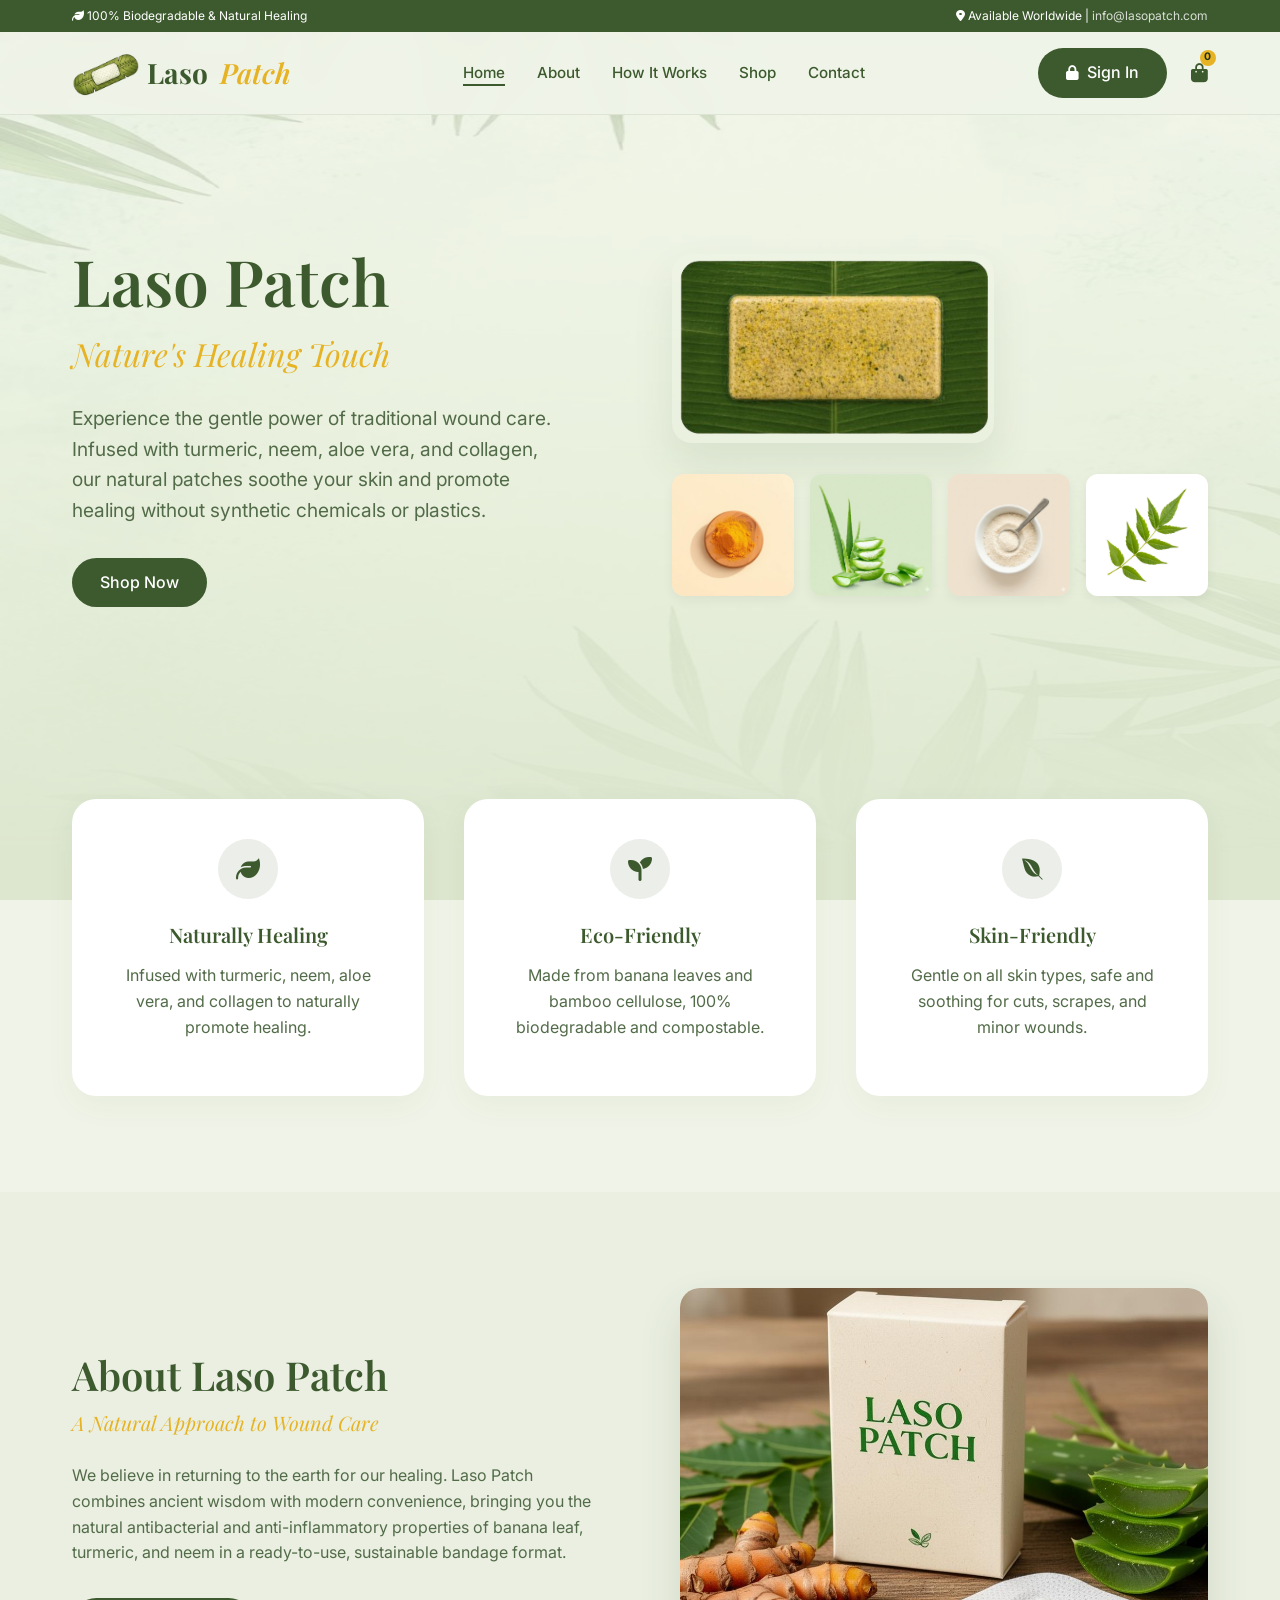
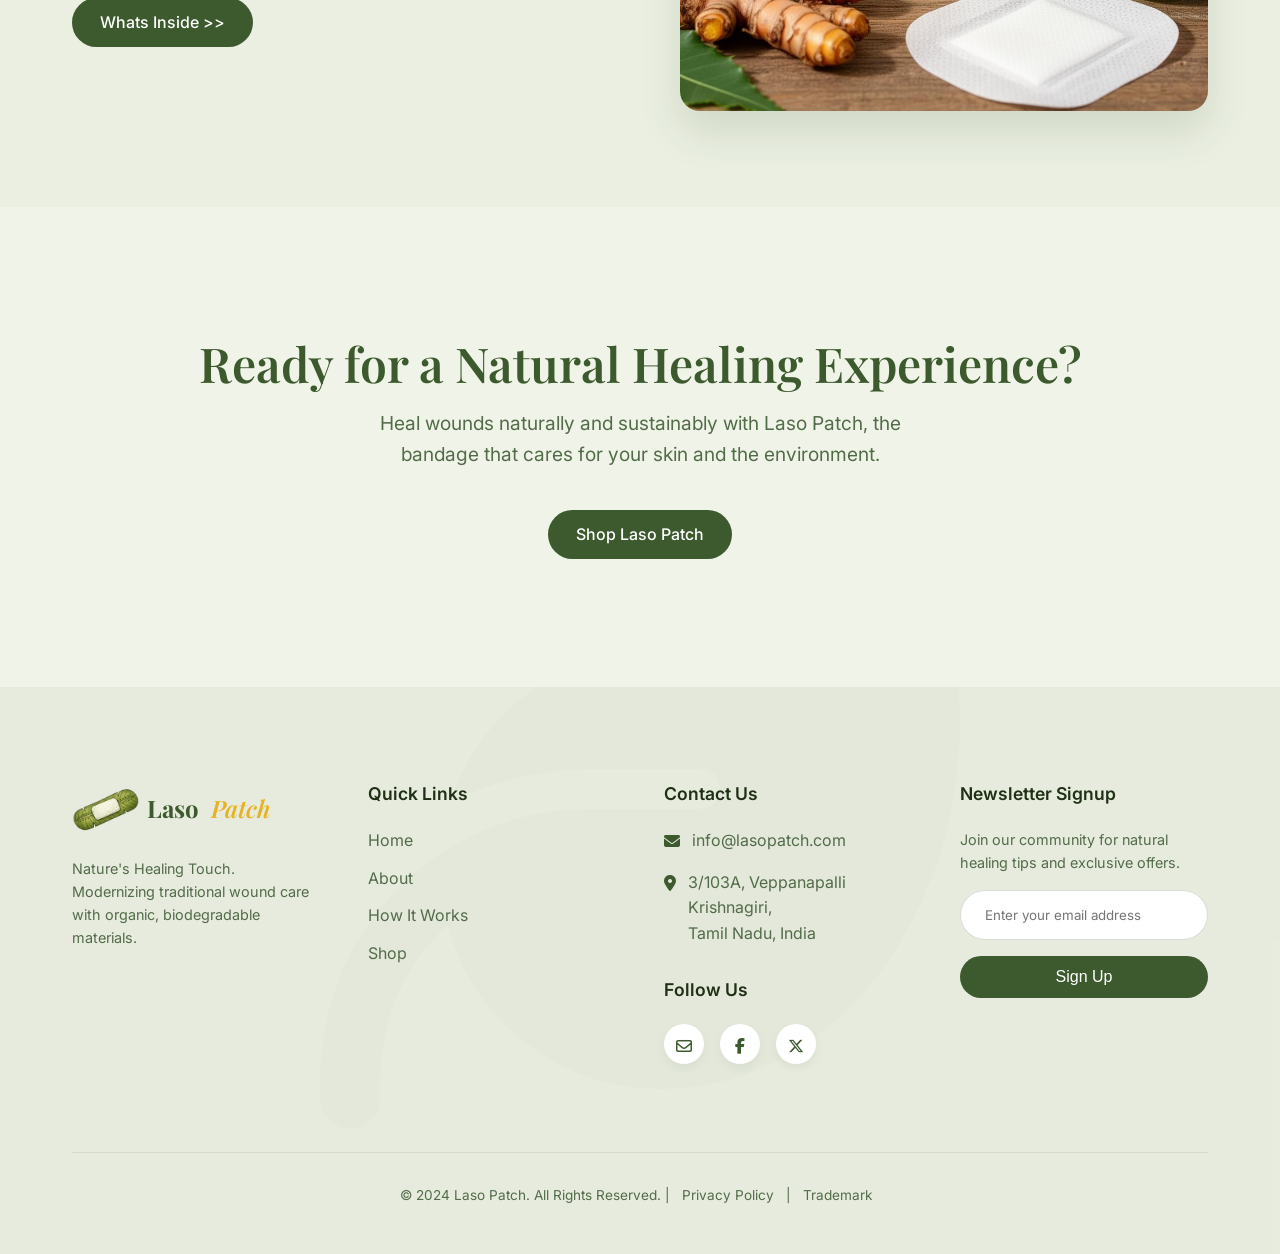
<file: index.html>
<!DOCTYPE html>
<html lang="en">
<head>
    <meta charset="UTF-8">
    <meta name="viewport" content="width=device-width, initial-scale=1.0">
    <title>Laso Patch | Nature's Healing Touch</title>
    <!-- CSS Stylesheet -->
    <link rel="stylesheet" href="style.css">
    <!-- FontAwesome for Icons -->
    <link rel="stylesheet" href="https://cdnjs.cloudflare.com/ajax/libs/font-awesome/6.4.0/css/all.min.css">
</head>
<body>

    <!-- Top Bar -->
    <div class="top-bar">
        <div class="container">
            <div><i class="fa-solid fa-leaf"></i> 100% Biodegradable & Natural Healing</div>
            <div><i class="fa-solid fa-location-dot"></i> Available Worldwide | <a href="mailto:info@lasopatch.com">info@lasopatch.com</a></div>
        </div>
    </div>

    <!-- Navigation Bar -->
    <nav class="navbar">
        <div class="container">
            <a href="index.html" class="logo"><img src="Untitled_design-removebg-preview.png" alt="Laso Patch Logo" class="logo-img"> Laso<span class="logo-patch">Patch</span></a>
            
            <ul class="nav-links">
                <li><a href="index.html" class="active">Home</a></li>
                <li><a href="about.html">About</a></li>
                <li><a href="how-it-works.html">How It Works</a></li>
                <li><a href="shop.html">Shop</a></li>
                <li><a href="contact.html">Contact</a></li>
            </ul>

            <div class="nav-actions">
                <a href="signin.html" class="btn btn-primary btn-sm">
                    <i class="fa-solid fa-lock"></i> Sign In
                </a>
                <a href="shop.html" class="cart-icon">
                    <i class="fa-solid fa-bag-shopping"></i>
                    <span class="cart-count">0</span>
                </a>
            </div>
        </div>
    </nav>

    <!-- Hero Section -->
    <section class="hero">
        <div class="container">
            <div class="hero-content">
                <h1>Laso Patch</h1>
                <p class="hero-subtitle">Nature's Healing Touch</p>
                 <p class="hero-text"> Experience the gentle power of traditional wound care. Infused with turmeric, neem, aloe vera, and collagen, our natural patches soothe your skin and promote healing without synthetic chemicals or plastics.</p>
                <a href="shop.html" class="btn btn-primary">Shop Now</a>
            </div>
            
            <div class="hero-image-wrapper">
                <img src="nnnnn-removebg-preview.png" alt="Laso Patch Banadage with Herbal Powder" class="hero-img-main">
                
                <div class="hero-ingredients">
                    <img src="turmeric.jpg" alt="Turmeric Powder">
                    <img src="aloe vera2.png" alt="Aloe Vera Leaves">
                    <img src="collagen3.png" alt="Collagen Powder Bowl">
                    <img src="neem.jpg" alt="Neem Leaves">
                </div>
            </div>
        </div>
    </section>

    <!-- Feature Cards Row -->
    <section class="features-section">
        <div class="container features-grid">
            <div class="feature-card">
                <div class="feature-icon">
                    <i class="fa-solid fa-leaf"></i>
                </div>
                <h3>Naturally Healing</h3>
                <p>Infused with turmeric, neem, aloe vera, and collagen to naturally promote healing.</p>
            </div>
            <div class="feature-card">
                <div class="feature-icon">
                    <i class="fa-solid fa-seedling"></i>
                </div>
                <h3>Eco-Friendly</h3>
                <p>Made from banana leaves and bamboo cellulose, 100% biodegradable and compostable.</p>
            </div>
            <div class="feature-card">
                <div class="feature-icon">
                    <i class="fa-brands fa-envira"></i>
                </div>
                <h3>Skin-Friendly</h3>
                <p>Gentle on all skin types, safe and soothing for cuts, scrapes, and minor wounds.</p>
            </div>
        </div>
    </section>

    <!-- About Section (Home) -->
    <section class="section about-section">
        <div class="container about-grid">
            <div class="about-content">
                <h2>About Laso Patch</h2>
                <p class="about-subtitle">A Natural Approach to Wound Care</p>
                <p class="m-b-2">We believe in returning to the earth for our healing. Laso Patch combines ancient wisdom with modern convenience, bringing you the natural antibacterial and anti-inflammatory properties of banana leaf, turmeric, and neem in a ready-to-use, sustainable bandage format.</p>
                <a href="about.html" class="btn btn-primary">Whats Inside >></a>
            </div>
            <div class="about-image">
                <img src="mockup1.jpg" alt="Laso Patch Box Lifestyle Shot">
            </div>
        </div>
    </section>

    <!-- CTA Banner -->
    <section class="cta-banner">
        <div class="container">
            <h2>Ready for a Natural Healing Experience?</h2>
            <p>Heal wounds naturally and sustainably with Laso Patch, the bandage that cares for your skin and the environment.</p>
            <a href="shop.html" class="btn btn-primary">Shop Laso Patch</a>
        </div>
    </section>

    <!-- Footer -->
    <footer class="footer">
        <div class="footer-watermark">
            <i class="fa-solid fa-leaf"></i>
        </div>
        <div class="container">
            <div class="footer-grid">
                <div class="footer-col">
                    <a href="index.html" class="logo m-b-2" style="font-size: 1.5rem; margin-bottom: 1.5rem; display: flex; align-items: center; gap: 0.5rem;"><img src="Untitled_design-removebg-preview.png" alt="Laso Patch Logo" class="logo-img"> Laso<span class="logo-patch">Patch</span></a>
                    <p style="font-size: 0.9rem;">Nature's Healing Touch. Modernizing traditional wound care with organic, biodegradable materials.</p>
                </div>
                <div class="footer-col">
                    <h4>Quick Links</h4>
                    <ul class="footer-links">
                        <li><a href="index.html">Home</a></li>
                        <li><a href="about.html">About</a></li>
                        <li><a href="how-it-works.html">How It Works</a></li>
                        <li><a href="shop.html">Shop</a></li>
                    </ul>
                </div>
                <div class="footer-col footer-contact">
                    <h4>Contact Us</h4>
                    <p><i class="fa-solid fa-envelope"></i> info@lasopatch.com</p>
                    <p><i class="fa-solid fa-location-dot"></i> 3/103A, Veppanapalli Krishnagiri,<br>Tamil Nadu, India</p>
                    
                    <h4 class="m-t-2">Follow Us</h4>
                    <div class="social-links">
                        <a href="#"><i class="fa-regular fa-envelope"></i></a>
                        <a href="#"><i class="fa-brands fa-facebook-f"></i></a>
                        <a href="#"><i class="fa-brands fa-x-twitter"></i></a>
                    </div>
                </div>
                <div class="footer-col">
                    <h4>Newsletter Signup</h4>
                    <p style="font-size: 0.9rem;">Join our community for natural healing tips and exclusive offers.</p>
                    <form class="newsletter-form">
                        <input type="email" placeholder="Enter your email address" required>
                        <button type="submit" class="btn btn-primary">Sign Up</button>
                    </form>
                </div>
            </div>
            
            <div class="footer-bottom">
                <p>&copy; 2024 Laso Patch. All Rights Reserved. | <a href="#">Privacy Policy</a> | <a href="#">Trademark</a></p>
            </div>
        </div>
    </footer>

    <script src="script.js"></script>
</body>
</html>
</file>
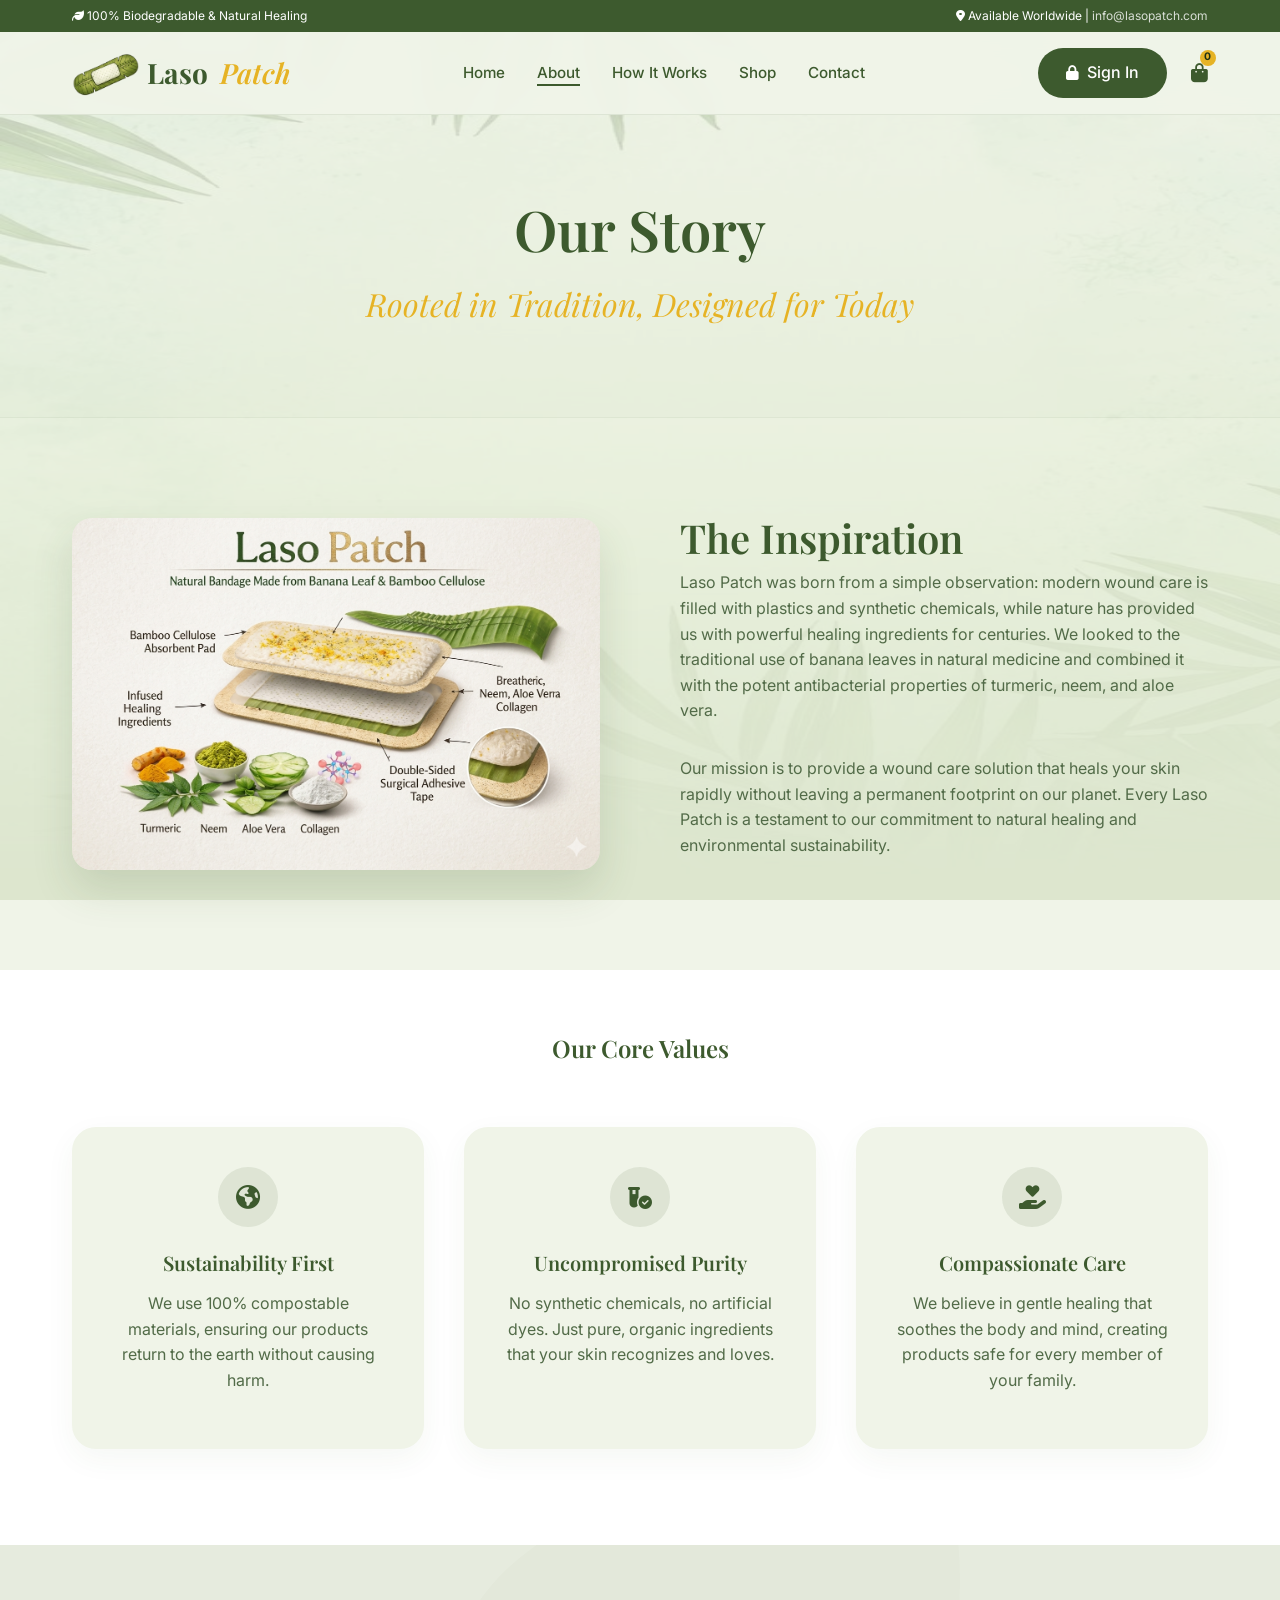
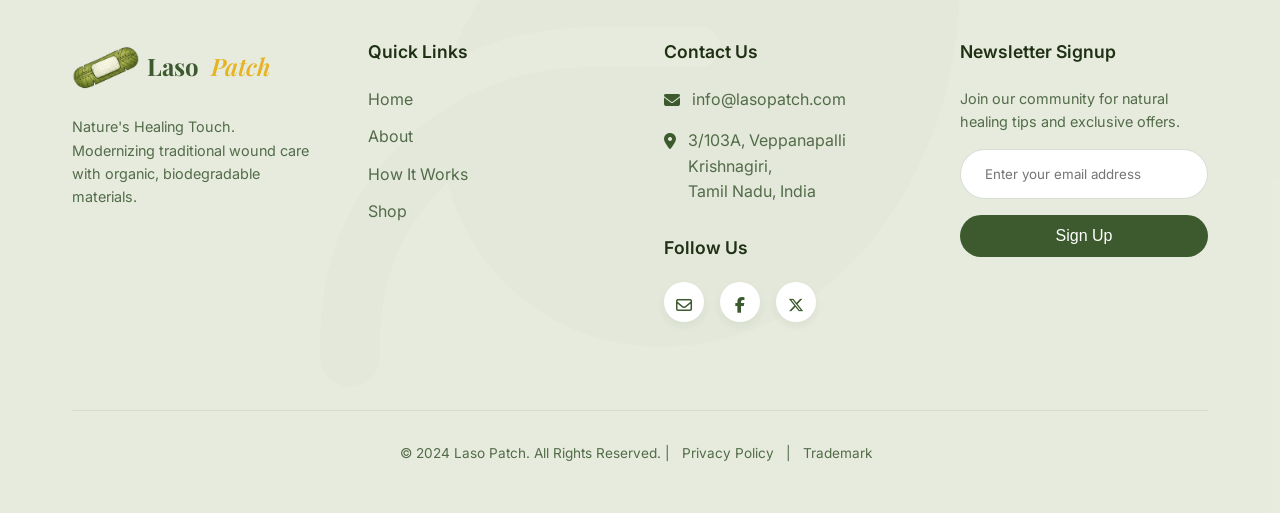
<file: about.html>
<!DOCTYPE html>
<html lang="en">
<head>
    <meta charset="UTF-8">
    <meta name="viewport" content="width=device-width, initial-scale=1.0">
    <title>About Us | Laso Patch</title>
    <link rel="stylesheet" href="style.css">
    <link rel="stylesheet" href="https://cdnjs.cloudflare.com/ajax/libs/font-awesome/6.4.0/css/all.min.css">
</head>
<body>

    <!-- Top Bar -->
    <div class="top-bar">
        <div class="container">
            <div><i class="fa-solid fa-leaf"></i> 100% Biodegradable & Natural Healing</div>
            <div><i class="fa-solid fa-location-dot"></i> Available Worldwide | <a href="mailto:info@lasopatch.com">info@lasopatch.com</a></div>
        </div>
    </div>

    <!-- Navigation Bar -->
    <nav class="navbar">
        <div class="container">
            <a href="index.html" class="logo"><img src="Untitled_design-removebg-preview.png" alt="Laso Patch Logo" class="logo-img"> Laso<span class="logo-patch">Patch</span></a>
            
            <ul class="nav-links">
                <li><a href="index.html">Home</a></li>
                <li><a href="about.html" class="active">About</a></li>
                <li><a href="how-it-works.html">How It Works</a></li>
                <li><a href="shop.html">Shop</a></li>
                <li><a href="contact.html">Contact</a></li>
            </ul>

            <div class="nav-actions">
                <a href="signin.html" class="btn btn-primary btn-sm">
                    <i class="fa-solid fa-lock"></i> Sign In
                </a>
                <a href="shop.html" class="cart-icon">
                    <i class="fa-solid fa-bag-shopping"></i>
                    <span class="cart-count">0</span>
                </a>
            </div>
        </div>
    </nav>

    <!-- Page Hero -->
    <div class="page-hero">
        <div class="container">
            <h1>Our Story</h1>
            <p class="hero-subtitle">Rooted in Tradition, Designed for Today</p>
        </div>
    </div>

    <!-- Our Story Content -->
    <section class="section">
        <div class="container about-grid">
            <div class="about-image">
                <img src="Gemini_Generated_Image_ck8y9jck8y9jck8y.png" alt="Laso Patch Origin Nature">
            </div>
            <div class="about-content">
                <h2>The Inspiration</h2>
                <p class="m-b-2">Laso Patch was born from a simple observation: modern wound care is filled with plastics and synthetic chemicals, while nature has provided us with powerful healing ingredients for centuries. We looked to the traditional use of banana leaves in natural medicine and combined it with the potent antibacterial properties of turmeric, neem, and aloe vera.</p>
                <p>Our mission is to provide a wound care solution that heals your skin rapidly without leaving a permanent footprint on our planet. Every Laso Patch is a testament to our commitment to natural healing and environmental sustainability.</p>
            </div>
        </div>
    </section>

    <!-- Values Section -->
    <section class="features-section" style="background-color: var(--white);">
        <div class="container text-center m-b-4">
            <h2>Our Core Values</h2>
        </div>
        <div class="container features-grid">
            <div class="feature-card" style="background-color: var(--bg-color);">
                <div class="feature-icon">
                    <i class="fa-solid fa-earth-americas"></i>
                </div>
                <h3>Sustainability First</h3>
                <p>We use 100% compostable materials, ensuring our products return to the earth without causing harm.</p>
            </div>
            <div class="feature-card" style="background-color: var(--bg-color);">
                <div class="feature-icon">
                    <i class="fa-solid fa-vial-circle-check"></i>
                </div>
                <h3>Uncompromised Purity</h3>
                <p>No synthetic chemicals, no artificial dyes. Just pure, organic ingredients that your skin recognizes and loves.</p>
            </div>
            <div class="feature-card" style="background-color: var(--bg-color);">
                <div class="feature-icon">
                    <i class="fa-solid fa-hand-holding-heart"></i>
                </div>
                <h3>Compassionate Care</h3>
                <p>We believe in gentle healing that soothes the body and mind, creating products safe for every member of your family.</p>
            </div>
        </div>
    </section>

    <!-- Footer -->
    <footer class="footer">
        <div class="footer-watermark">
            <i class="fa-solid fa-leaf"></i>
        </div>
        <div class="container">
            <div class="footer-grid">
                <div class="footer-col">
                    <a href="index.html" class="logo m-b-2" style="font-size: 1.5rem; margin-bottom: 1.5rem; display: flex; align-items: center; gap: 0.5rem;"><img src="Untitled_design-removebg-preview.png" alt="Laso Patch Logo" class="logo-img"> Laso<span class="logo-patch">Patch</span></a>
                    <p style="font-size: 0.9rem;">Nature's Healing Touch. Modernizing traditional wound care with organic, biodegradable materials.</p>
                </div>
                <div class="footer-col">
                    <h4>Quick Links</h4>
                    <ul class="footer-links">
                        <li><a href="index.html">Home</a></li>
                        <li><a href="about.html">About</a></li>
                        <li><a href="how-it-works.html">How It Works</a></li>
                        <li><a href="shop.html">Shop</a></li>
                    </ul>
                </div>
                <div class="footer-col footer-contact">
                    <h4>Contact Us</h4>
                    <p><i class="fa-solid fa-envelope"></i> info@lasopatch.com</p>
                    <p><i class="fa-solid fa-location-dot"></i> 3/103A, Veppanapalli Krishnagiri,<br>Tamil Nadu, India</p>
                    
                    <h4 class="m-t-2">Follow Us</h4>
                    <div class="social-links">
                        <a href="#"><i class="fa-regular fa-envelope"></i></a>
                        <a href="#"><i class="fa-brands fa-facebook-f"></i></a>
                        <a href="#"><i class="fa-brands fa-x-twitter"></i></a>
                    </div>
                </div>
                <div class="footer-col">
                    <h4>Newsletter Signup</h4>
                    <p style="font-size: 0.9rem;">Join our community for natural healing tips and exclusive offers.</p>
                    <form class="newsletter-form">
                        <input type="email" placeholder="Enter your email address" required>
                        <button type="submit" class="btn btn-primary">Sign Up</button>
                    </form>
                </div>
            </div>
            
            <div class="footer-bottom">
                <p>&copy; 2024 Laso Patch. All Rights Reserved. | <a href="#">Privacy Policy</a> | <a href="#">Trademark</a></p>
            </div>
        </div>
    </footer>

    <script src="script.js"></script>
</body>
</html>
</file>
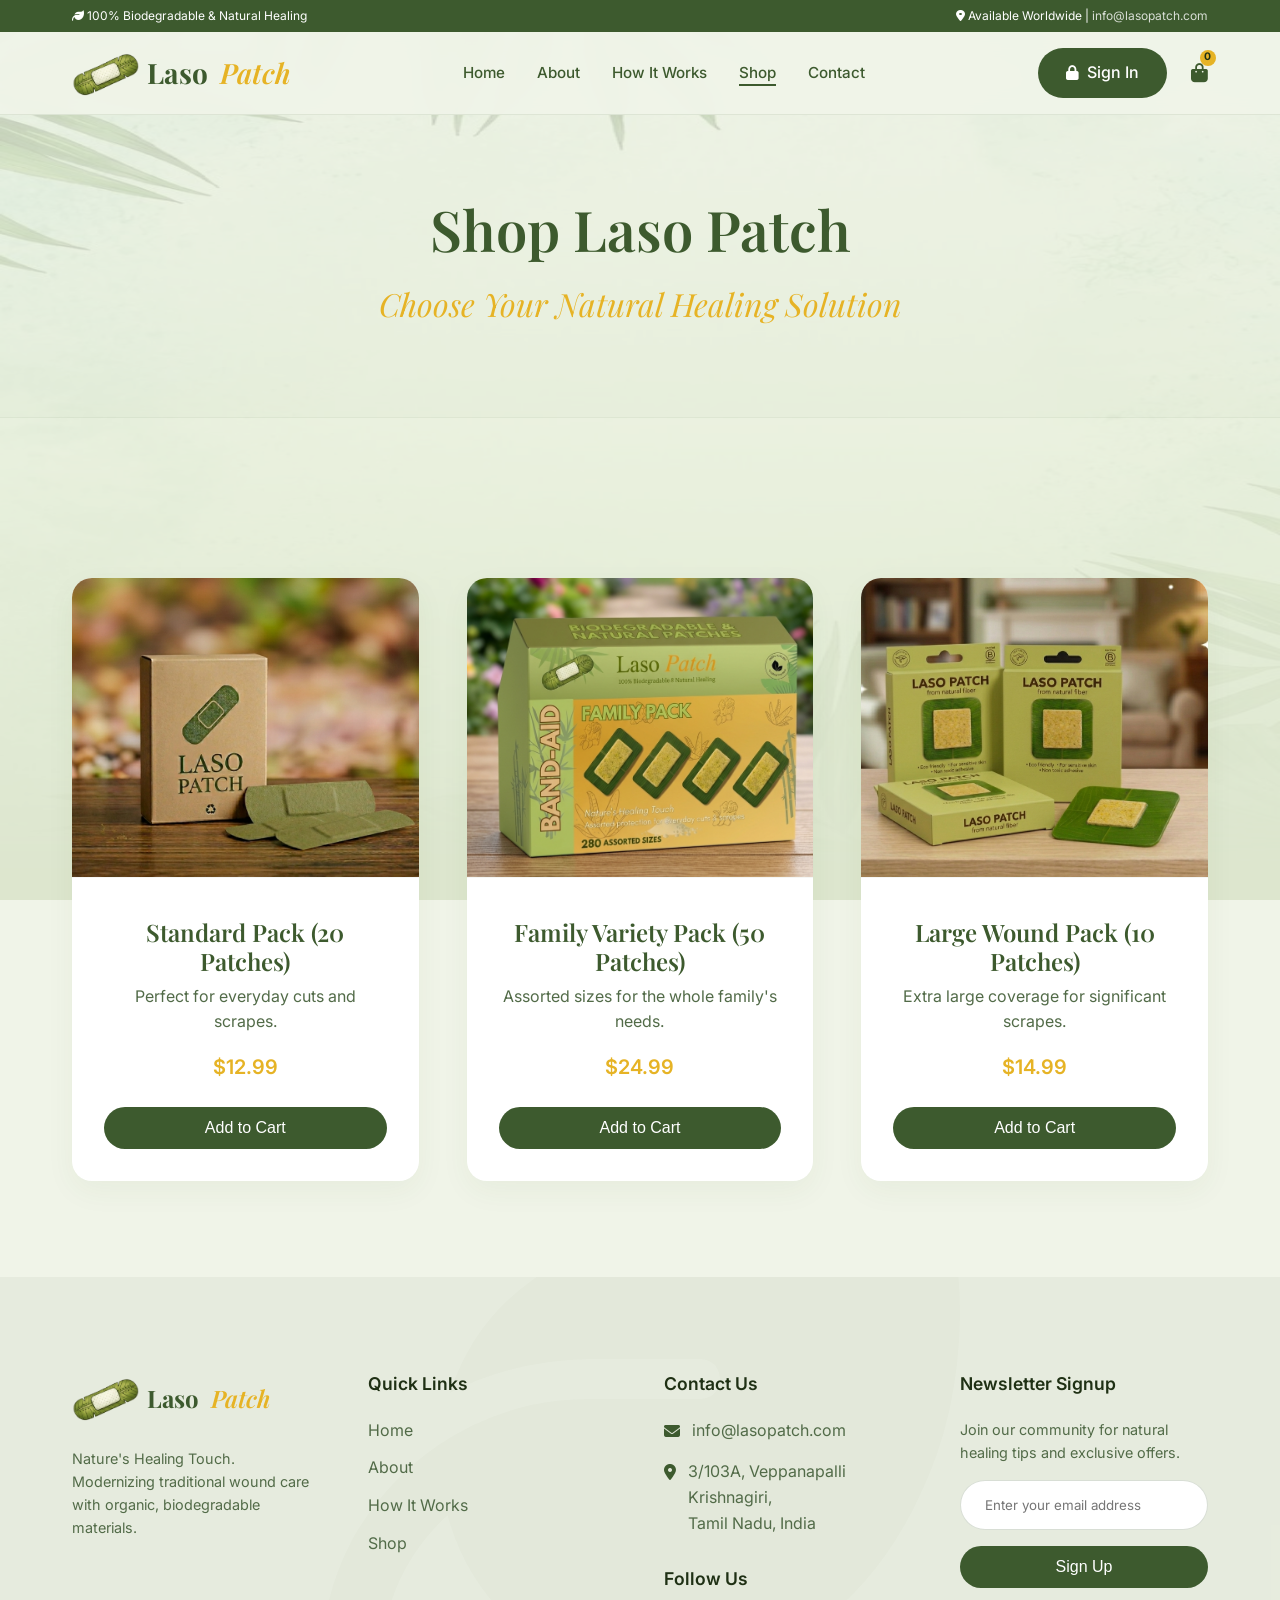
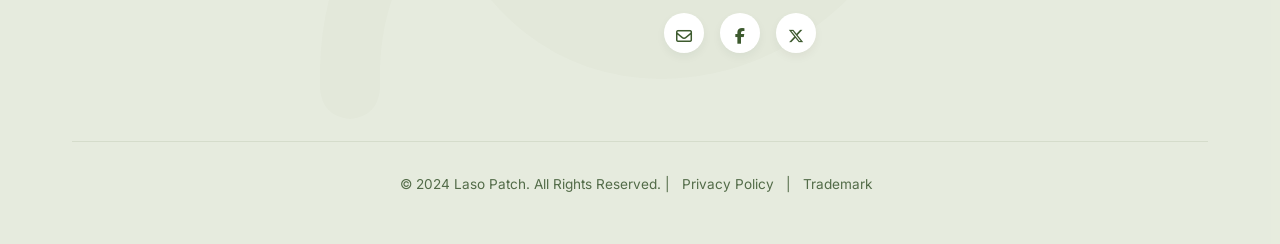
<file: shop.html>
<!DOCTYPE html>
<html lang="en">
<head>
    <meta charset="UTF-8">
    <meta name="viewport" content="width=device-width, initial-scale=1.0">
    <title>Shop | Laso Patch</title>
    <link rel="stylesheet" href="style.css">
    <link rel="stylesheet" href="https://cdnjs.cloudflare.com/ajax/libs/font-awesome/6.4.0/css/all.min.css">
    <style>
        .shop-grid {
            display: grid;
            grid-template-columns: repeat(auto-fit, minmax(300px, 1fr));
            gap: 3rem;
            margin-top: 4rem;
        }
        .product-card {
            background-color: var(--white);
            border-radius: 20px;
            overflow: hidden;
            box-shadow: 0 10px 30px rgba(61, 90, 46, 0.05);
            transition: var(--transition);
        }
        .product-card:hover {
            transform: translateY(-10px);
            box-shadow: 0 20px 40px rgba(61, 90, 46, 0.1);
        }
        .product-img {
            width: 100%;
            height: 300px;
            object-fit: cover;
            border-bottom: 1px solid rgba(61, 90, 46, 0.05);
        }
        .product-info {
            padding: 2rem;
            text-align: center;
        }
        .product-title {
            font-size: 1.5rem;
            margin-bottom: 0.5rem;
        }
        .product-price {
            font-size: 1.25rem;
            font-weight: 600;
            color: var(--accent-color);
            margin-bottom: 1.5rem;
        }
        .product-btn {
            width: 100%;
        }
    </style>
</head>
<body>

    <!-- Top Bar -->
    <div class="top-bar">
        <div class="container">
            <div><i class="fa-solid fa-leaf"></i> 100% Biodegradable & Natural Healing</div>
            <div><i class="fa-solid fa-location-dot"></i> Available Worldwide | <a href="mailto:info@lasopatch.com">info@lasopatch.com</a></div>
        </div>
    </div>

    <!-- Navigation Bar -->
    <nav class="navbar">
        <div class="container">
            <a href="index.html" class="logo"><img src="Untitled_design-removebg-preview.png" alt="Laso Patch Logo" class="logo-img"> Laso<span class="logo-patch">Patch</span></a>
            
            <ul class="nav-links">
                <li><a href="index.html">Home</a></li>
                <li><a href="about.html">About</a></li>
                <li><a href="how-it-works.html">How It Works</a></li>
                <li><a href="shop.html" class="active">Shop</a></li>
                <li><a href="contact.html">Contact</a></li>
            </ul>

            <div class="nav-actions">
                <a href="signin.html" class="btn btn-primary btn-sm">
                    <i class="fa-solid fa-lock"></i> Sign In
                </a>
                <a href="shop.html" class="cart-icon">
                    <i class="fa-solid fa-bag-shopping"></i>
                    <span class="cart-count">0</span>
                </a>
            </div>
        </div>
    </nav>

    <!-- Page Hero -->
    <div class="page-hero">
        <div class="container">
            <h1>Shop Laso Patch</h1>
            <p class="hero-subtitle">Choose Your Natural Healing Solution</p>
        </div>
    </div>

    <!-- Shop Grid -->
    <section class="section">
        <div class="container shop-grid">
            
            <div class="product-card">
                <img src="Gemini_Generated_Image_f2mxc0f2mxc0f2mx (1),.png" alt="Standard Pack" class="product-img">
                <div class="product-info">
                    <h3 class="product-title">Standard Pack (20 Patches)</h3>
                    <p>Perfect for everyday cuts and scrapes.</p>
                    <div class="product-price">$12.99</div>
                    <button class="btn btn-primary product-btn">Add to Cart</button>
                </div>
            </div>

            <div class="product-card">
                <img src="Gemini_Generated_Image_t7gowat7gowat7go,.png" alt="Family Variety Pack" class="product-img">
                <div class="product-info">
                    <h3 class="product-title">Family Variety Pack (50 Patches)</h3>
                    <p>Assorted sizes for the whole family's needs.</p>
                    <div class="product-price">$24.99</div>
                    <button class="btn btn-primary product-btn">Add to Cart</button>
                </div>
            </div>

            <div class="product-card">
                <img src="Gemini_Generated_Image_r2oublr2oublr2ou.png" alt="Large Wound Pack" class="product-img">
                <div class="product-info">
                    <h3 class="product-title">Large Wound Pack (10 Patches)</h3>
                    <p>Extra large coverage for significant scrapes.</p>
                    <div class="product-price">$14.99</div>
                    <button class="btn btn-primary product-btn">Add to Cart</button>
                </div>
            </div>

        </div>
    </section>

    <!-- Footer -->
    <footer class="footer">
        <div class="footer-watermark">
            <i class="fa-solid fa-leaf"></i>
        </div>
        <div class="container">
            <div class="footer-grid">
                <div class="footer-col">
                    <a href="index.html" class="logo m-b-2" style="font-size: 1.5rem; margin-bottom: 1.5rem; display: flex; align-items: center; gap: 0.5rem;"><img src="Untitled_design-removebg-preview.png" alt="Laso Patch Logo" class="logo-img"> Laso<span class="logo-patch">Patch</span></a>
                    <p style="font-size: 0.9rem;">Nature's Healing Touch. Modernizing traditional wound care with organic, biodegradable materials.</p>
                </div>
                <div class="footer-col">
                    <h4>Quick Links</h4>
                    <ul class="footer-links">
                        <li><a href="index.html">Home</a></li>
                        <li><a href="about.html">About</a></li>
                        <li><a href="how-it-works.html">How It Works</a></li>
                        <li><a href="shop.html">Shop</a></li>
                    </ul>
                </div>
                <div class="footer-col footer-contact">
                    <h4>Contact Us</h4>
                    <p><i class="fa-solid fa-envelope"></i> info@lasopatch.com</p>
                    <p><i class="fa-solid fa-location-dot"></i>  3/103A, Veppanapalli Krishnagiri,<br>Tamil Nadu, India</p>
                    
                    <h4 class="m-t-2">Follow Us</h4>
                    <div class="social-links">
                        <a href="#"><i class="fa-regular fa-envelope"></i></a>
                        <a href="#"><i class="fa-brands fa-facebook-f"></i></a>
                        <a href="#"><i class="fa-brands fa-x-twitter"></i></a>
                    </div>
                </div>
                <div class="footer-col">
                    <h4>Newsletter Signup</h4>
                    <p style="font-size: 0.9rem;">Join our community for natural healing tips and exclusive offers.</p>
                    <form class="newsletter-form">
                        <input type="email" placeholder="Enter your email address" required>
                        <button type="submit" class="btn btn-primary">Sign Up</button>
                    </form>
                </div>
            </div>
            
            <div class="footer-bottom">
                <p>&copy; 2024 Laso Patch. All Rights Reserved. | <a href="#">Privacy Policy</a> | <a href="#">Trademark</a></p>
            </div>
        </div>
    </footer>

    <script src="script.js"></script>
</body>
</html>
</file>
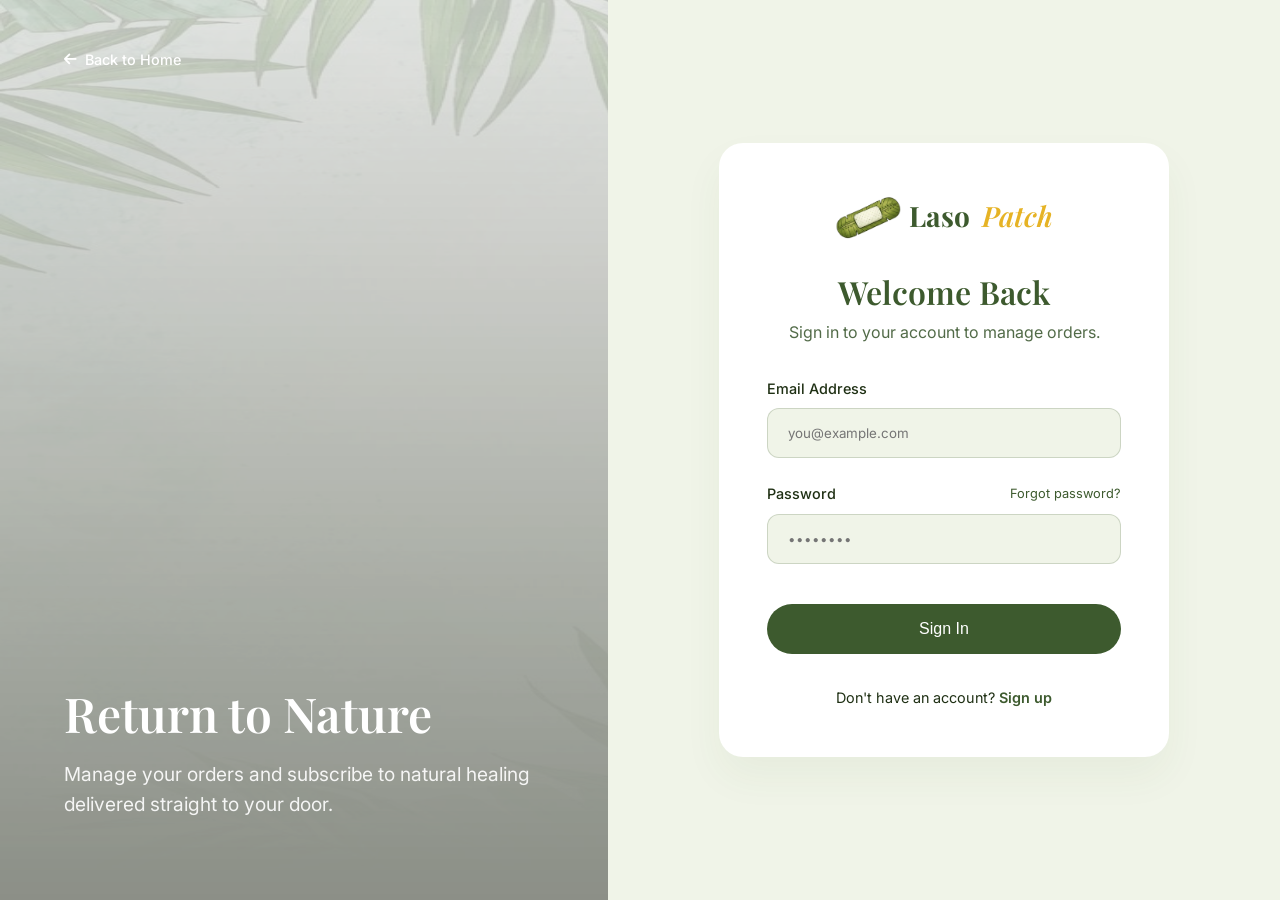
<file: signin.html>
<!DOCTYPE html>
<html lang="en">
<head>
    <meta charset="UTF-8">
    <meta name="viewport" content="width=device-width, initial-scale=1.0">
    <title>Sign In | Laso Patch</title>
    <link rel="stylesheet" href="style.css">
    <link rel="stylesheet" href="https://cdnjs.cloudflare.com/ajax/libs/font-awesome/6.4.0/css/all.min.css">
    <style>
        body {
            margin: 0;
            padding: 0;
            overflow-x: hidden;
            background-color: var(--white);
        }
        .auth-wrapper {
            display: flex;
            min-height: 100vh;
        }
        .auth-image-side {
            flex: 1;
            display: none;
            background-image: url('https://images.unsplash.com/photo-1542601906990-b4d3fb778b09?ixlib=rb-4.0.3&auto=format&fit=crop&w=1000&q=80');
            background-size: cover;
            background-position: center;
            position: relative;
        }
        .auth-image-side::after {
            content: '';
            position: absolute;
            top: 0; left: 0; right: 0; bottom: 0;
            background: linear-gradient(to bottom, rgba(0,0,0,0.1), rgba(0,0,0,0.4));
        }
        .auth-image-text {
            position: absolute;
            bottom: 4rem;
            left: 4rem;
            color: var(--white);
            z-index: 2;
            max-width: 80%;
        }
        .auth-image-text h2 {
            font-size: 3rem;
            color: var(--white);
            margin-bottom: 1rem;
        }
        .auth-form-side {
            flex: 1;
            display: flex;
            align-items: center;
            justify-content: center;
            padding: 4rem 2rem;
            position: relative;
            background-color: var(--bg-color);
        }
        @media (min-width: 992px) {
            .auth-image-side {
                display: block;
            }
        }
        .auth-card {
            background-color: var(--white);
            width: 100%;
            max-width: 450px;
            padding: 3rem;
            border-radius: 24px;
            box-shadow: 0 20px 40px rgba(61, 90, 46, 0.05);
            text-align: center;
            position: relative;
            z-index: 1;
        }
        .auth-logo {
            margin-bottom: 2rem;
            justify-content: center;
        }
        .auth-card h2 {
            font-size: 2rem;
            margin-bottom: 0.5rem;
        }
        .auth-card p {
            margin-bottom: 2rem;
        }
        .form-group {
            margin-bottom: 1.5rem;
            text-align: left;
        }
        .form-label {
            display: block;
            margin-bottom: 0.5rem;
            font-weight: 500;
            color: var(--text-dark);
            font-size: 0.9rem;
        }
        .form-control {
            width: 100%;
            padding: 1rem 1.25rem;
            border: 1px solid rgba(61, 90, 46, 0.2);
            border-radius: 12px;
            font-family: var(--font-sans);
            background-color: var(--bg-color);
            outline: none;
            transition: var(--transition);
        }
        .form-control:focus {
            border-color: var(--primary-color);
            background-color: var(--white);
            box-shadow: 0 0 0 3px rgba(61, 90, 46, 0.1);
        }
        .auth-btn {
            width: 100%;
            padding: 1rem;
            margin-top: 1rem;
        }
        .auth-footer {
            margin-top: 2rem;
            font-size: 0.9rem;
        }
        .back-home {
            position: absolute;
            top: 2rem;
            left: 2rem;
            font-size: 0.9rem;
            display: flex;
            align-items: center;
            gap: 0.5rem;
            color: var(--text-dark);
            font-weight: 500;
            z-index: 2;
        }
        .back-home:hover {
            color: var(--primary-color);
        }
    </style>
</head>
<body>

    <div class="auth-wrapper">
        <div class="auth-image-side">
            <a href="index.html" class="back-home" style="color: white; left: 4rem; top: 3rem;"><i class="fa-solid fa-arrow-left"></i> Back to Home</a>
            <div class="auth-image-text">
                <h2>Return to Nature</h2>
                <p style="font-size: 1.2rem; color: rgba(255,255,255,0.9);">Manage your orders and subscribe to natural healing delivered straight to your door.</p>
            </div>
        </div>

        <div class="auth-form-side">
            <a href="index.html" class="back-home" style="display: none;"><i class="fa-solid fa-arrow-left"></i> Back to Home</a>
            <div class="auth-card">
                <a href="index.html" class="logo auth-logo"><img src="Untitled_design-removebg-preview.png" alt="Laso Patch Logo" class="logo-img"> Laso<span class="logo-patch">Patch</span></a>
                <h2>Welcome Back</h2>
                <p>Sign in to your account to manage orders.</p>

                <form action="#" method="POST">
                    <div class="form-group">
                        <label class="form-label" for="email">Email Address</label>
                        <input type="email" id="email" class="form-control" placeholder="you@example.com" required>
                    </div>
                    <div class="form-group">
                        <div style="display: flex; justify-content: space-between; align-items: center; margin-bottom: 0.5rem;">
                            <label class="form-label" for="password" style="margin-bottom: 0;">Password</label>
                            <a href="#" style="font-size: 0.8rem;">Forgot password?</a>
                        </div>
                        <input type="password" id="password" class="form-control" placeholder="••••••••" required>
                    </div>
                    
                    <button type="submit" class="btn btn-primary auth-btn">Sign In</button>
                </form>

                <div class="auth-footer">
                    Don't have an account? <a href="#" style="font-weight: 600;">Sign up</a>
                </div>
            </div>
        </div>
    </div>

</body>
</html>
</file>
<file: style.css>
@import url('https://fonts.googleapis.com/css2?family=Inter:wght@300;400;500;600&family=Playfair+Display:ital,wght@0,400;0,600;0,700;1,400;1,600&display=swap');

:root {
  --bg-color: #f0f4e8;
  --primary-color: #3d5a2e;
  --accent-color: #e6b325;
  --text-dark: #1f3014;
  --text-light: #526b48;
  --white: #ffffff;
  
  --font-serif: 'Playfair Display', serif;
  --font-sans: 'Inter', sans-serif;
  
  --transition: all 0.3s ease;
}

* {
  margin: 0;
  padding: 0;
  box-sizing: border-box;
}

body {
  font-family: var(--font-sans);
  background-color: var(--bg-color);
  color: var(--text-dark);
  line-height: 1.6;
  position: relative;
  overflow-x: hidden;
}

/* Watermark Background */
body::before {
  content: "";
  position: fixed;
  top: 0;
  left: 0;
  width: 100%;
  height: 100%;
  background-image: url('Green jungle leaves.jpg');
  background-size: 100% 100%;
  background-repeat: no-repeat;
  opacity: 20%;
  z-index: -1;
  pointer-events: none;
}

h1, h2, h3, h4, h5, h6 {
  font-family: var(--font-serif);
  color: var(--primary-color);
  font-weight: 600;
  line-height: 1.2;
}

a {
  text-decoration: none;
  color: var(--primary-color);
  transition: var(--transition);
}

p {
  color: var(--text-light);
  margin-bottom: 1rem;
}

/* Typography Utility */
.serif { font-family: var(--font-serif); }
.sans { font-family: var(--font-sans); }

/* Buttons */
.btn {
  display: inline-flex;
  align-items: center;
  justify-content: center;
  gap: 0.5rem;
  padding: 0.75rem 1.75rem;
  border-radius: 9999px;
  font-weight: 500;
  text-decoration: none;
  transition: var(--transition);
  cursor: pointer;
  border: none;
  font-size: 1rem;
}

.btn-primary {
  background-color: var(--primary-color);
  color: var(--white);
}

.btn-primary:hover {
  background-color: #273b1d;
  transform: translateY(-2px);
  box-shadow: 0 4px 12px rgba(61, 90, 46, 0.3);
  color: var(--white);
}

.btn-primary i {
  font-size: 0.9em;
}

/* Layout Utilities */
.container {
  max-width: 1200px;
  margin: 0 auto;
  padding: 0 2rem;
}

.section {
  padding: 6rem 0;
}

.text-center { text-align: center; }

/* Top Bar */
.top-bar {
  background-color: var(--primary-color);
  color: var(--white);
  font-size: 0.75rem;
  padding: 0.4rem 0;
}

.top-bar .container {
  display: flex;
  justify-content: space-between;
  align-items: center;
}

.top-bar a {
  color: var(--white);
  opacity: 0.8;
}

.top-bar a:hover {
  opacity: 1;
}

/* Navbar */
.navbar {
  position: sticky;
  top: 0;
  z-index: 1000;
  background-color: rgba(240, 244, 232, 0.95);
  backdrop-filter: blur(10px);
  border-bottom: 1px solid rgba(61, 90, 46, 0.1);
  padding: 1rem 0;
  transition: var(--transition);
}

.navbar .container {
  display: flex;
  justify-content: space-between;
  align-items: center;
}

.logo {
  font-size: 1.75rem;
  font-weight: 700;
  color: var(--primary-color);
  font-family: var(--font-serif);
  display: flex;
  align-items: center;
  gap: 0.5rem;
}

.logo-img {
  height: 50px;
  width: auto;
  object-fit: contain;
  align-items: right;
}

.logo-patch {
  color: var(--accent-color);
  font-style: italic;
  font-weight: 600;
  margin-left: 0.25rem;
}

.nav-links {
  display: flex;
  gap: 2rem;
  list-style: none;
  align-items: center;
}

.nav-links a {
  font-size: 0.95rem;
  font-weight: 500;
  position: relative;
}

.nav-links a::after {
  content: '';
  position: absolute;
  bottom: -4px;
  left: 0;
  width: 0;
  height: 2px;
  background-color: var(--primary-color);
  transition: var(--transition);
}

.nav-links a:hover::after,
.nav-links a.active::after {
  width: 100%;
}

.nav-actions {
  display: flex;
  align-items: center;
  gap: 1.5rem;
}

.cart-icon {
  font-size: 1.2rem;
  color: var(--primary-color);
  position: relative;
  transition: var(--transition);
}

.cart-icon:hover {
  transform: scale(1.1);
}

.cart-count {
  position: absolute;
  top: -8px;
  right: -8px;
  background-color: var(--accent-color);
  color: var(--text-dark);
  font-size: 0.65rem;
  font-weight: bold;
  height: 16px;
  width: 16px;
  border-radius: 50%;
  display: flex;
  align-items: center;
  justify-content: center;
}

/* Hero Section */
.hero {
  padding: 8rem 0;
}

.hero .container {
  display: grid;
  grid-template-columns: 1fr 1fr;
  gap: 4rem;
  align-items: center;
}

.hero-content h1 {
  font-size: 4rem;
  margin-bottom: 0.5rem;
}

.hero-subtitle {
  font-size: 2.0rem;
  font-family: var(--font-serif);
  color: var(--accent-color);
  margin-bottom: 1.5rem;
  font-style: italic;
}



.hero-text {
  font-size: 1.2rem;
  margin-bottom: 2rem;
  max-width: 90%;
}

.hero-image-wrapper {
  position: relative;
}

.hero-img-main {
  width: 60%;
  margin-right: auto;
  border-radius: 20px;
  box-shadow: 0 20px 40px rgba(61, 90, 46, 0.1);
  margin-bottom: 1.5rem;
  transition: var(--transition);
}

.hero-img-main:hover {
  transform: translateY(-5px);
}

.hero-ingredients {
  display: grid;
  grid-template-columns: repeat(4, 1fr);
  gap: 1rem;
}

.hero-ingredients img {
  width: 100%;
  aspect-ratio: 1;
  object-fit: cover;
  border-radius: 12px;
  box-shadow: 0 4px 12px rgba(0,0,0,0.05);
  transition: var(--transition);
}

.hero-ingredients img:hover {
  transform: scale(1.05);
}

/* Feature Cards */
.features-section {
  padding: 4rem 0 6rem;
}

.features-grid {
  display: grid;
  grid-template-columns: repeat(3, 1fr);
  gap: 2.5rem;
}

.feature-card {
  background-color: var(--white);
  padding: 2.5rem;
  border-radius: 24px;
  text-align: center;
  box-shadow: 0 10px 30px rgba(61, 90, 46, 0.05);
  transition: var(--transition);
  position: relative;
  overflow: hidden;
}

.feature-card::before {
  content: "";
  position: absolute;
  top: 0;
  left: 0;
  width: 100%;
  height: 4px;
  background-color: var(--accent-color);
  transform: scaleX(0);
  transition: var(--transition);
  transform-origin: left;
}

.feature-card:hover {
  transform: translateY(-10px);
  box-shadow: 0 20px 40px rgba(61, 90, 46, 0.1);
}

.feature-card:hover::before {
  transform: scaleX(1);
}

.feature-icon {
  width: 60px;
  height: 60px;
  background-color: rgba(61, 90, 46, 0.1);
  border-radius: 50%;
  display: flex;
  align-items: center;
  justify-content: center;
  margin: 0 auto 1.5rem;
  color: var(--primary-color);
  font-size: 1.5rem;
  transition: var(--transition);
}

.feature-card:hover .feature-icon {
  background-color: var(--primary-color);
  color: var(--white);
}

.feature-card h3 {
  font-size: 1.25rem;
  margin-bottom: 1rem;
}

/* About Section */
.about-section {
  background-color: rgba(61, 90, 46, 0.03);
}

.about-grid {
  display: grid;
  grid-template-columns: 1fr 1fr;
  gap: 5rem;
  align-items: center;
}

.about-content h2 {
  font-size: 2.5rem;
  margin-bottom: 0.5rem;
}

.about-subtitle {
  font-family: var(--font-serif);
  font-size: 1.25rem;
  color: var(--accent-color);
  font-style: italic;
  margin-bottom: 1.5rem;
}

.about-image {
  position: relative;
  border-radius: 20px;
  overflow: hidden;
  box-shadow: 0 20px 40px rgba(61, 90, 46, 0.15);
}

.about-image img {
  width: 100%;
  display: block;
  transition: var(--transition);
}

.about-image:hover img {
  transform: scale(1.02);
}

/* CTA Banner */
.cta-banner {
  text-align: center;
  padding: 8rem 0;
  position: relative;
}

.cta-banner h2 {
  font-size: 3rem;
  margin-bottom: 1rem;
}

.cta-banner p {
  font-size: 1.2rem;
  margin-bottom: 2.5rem;
  max-width: 600px;
  margin-inline: auto;
}

/* Footer */
.footer {
  background-color: rgba(61, 90, 46, 0.05);
  padding: 6rem 0 2rem;
  position: relative;
  overflow: hidden;
}

.footer-watermark {
  position: absolute;
  bottom: -20%;
  left: 50%;
  transform: translateX(-50%);
  font-size: 40rem;
  color: rgba(61, 90, 46, 0.02);
  z-index: -1;
  pointer-events: none;
}

.footer-grid {
  display: grid;
  grid-template-columns: repeat(4, 1fr);
  gap: 3rem;
  margin-bottom: 4rem;
}

.footer-col h4 {
  font-family: var(--font-sans);
  font-size: 1.1rem;
  color: var(--text-dark);
  margin-bottom: 1.5rem;
}

.footer-links {
  list-style: none;
}

.footer-links li {
  margin-bottom: 0.75rem;
}

.footer-links a {
  color: var(--text-light);
}

.footer-links a:hover {
  color: var(--primary-color);
  padding-left: 5px;
}

.footer-contact p {
  display: flex;
  align-items: flex-start;
  gap: 0.75rem;
  margin-bottom: 1rem;
}

.footer-contact i {
  color: var(--primary-color);
  margin-top: 5px;
}

.social-links {
  display: flex;
  gap: 1rem;
  margin-bottom: 1.5rem;
}

.social-links a {
  display: flex;
  align-items: center;
  justify-content: center;
  width: 40px;
  height: 40px;
  background-color: var(--white);
  border-radius: 50%;
  color: var(--primary-color);
  transition: var(--transition);
  box-shadow: 0 4px 10px rgba(0,0,0,0.05);
}

.social-links a:hover {
  background-color: var(--primary-color);
  color: var(--white);
  transform: translateY(-3px);
}

.newsletter-form {
  position: relative;
}

.newsletter-form input {
  width: 100%;
  padding: 1rem 1.5rem;
  border-radius: 999px;
  border: 1px solid rgba(61, 90, 46, 0.2);
  background-color: var(--white);
  font-family: var(--font-sans);
  outline: none;
  transition: var(--transition);
}

.newsletter-form input:focus {
  border-color: var(--primary-color);
  box-shadow: 0 0 0 3px rgba(61, 90, 46, 0.1);
}

.newsletter-form button {
  margin-top: 1rem;
  width: 100%;
}

.footer-bottom {
  text-align: center;
  padding-top: 2rem;
  border-top: 1px solid rgba(61, 90, 46, 0.1);
  font-size: 0.85rem;
  color: var(--text-light);
}

.footer-bottom a {
  color: var(--text-light);
  margin: 0 0.5rem;
}

.footer-bottom a:hover {
  color: var(--primary-color);
}

/* Internal Pages Hero */
.page-hero {
  padding: 5rem 0 4rem;
  text-align: center;
  background-color: rgba(61, 90, 46, 0.02);
  border-bottom: 1px solid rgba(61, 90, 46, 0.05);
}

.page-hero h1 {
  font-size: 3.5rem;
  margin-bottom: 1rem;
}

/* Utility for layout */
.m-b-2 { margin-bottom: 2rem; }
.m-t-2 { margin-top: 2rem; }
.m-b-4 { margin-bottom: 4rem; }

/* Responsive adjustments */
@media (max-width: 992px) {
  .hero .container, .about-grid, .footer-grid {
    grid-template-columns: 1fr;
  }
  
  .features-grid {
    grid-template-columns: repeat(2, 1fr);
  }
}

@media (max-width: 768px) {
  .nav-links {
    display: none;
  }
  .features-grid {
    grid-template-columns: 1fr;
  }
  .hero-content h1 {
    font-size: 3rem;
  }
}
</file>
